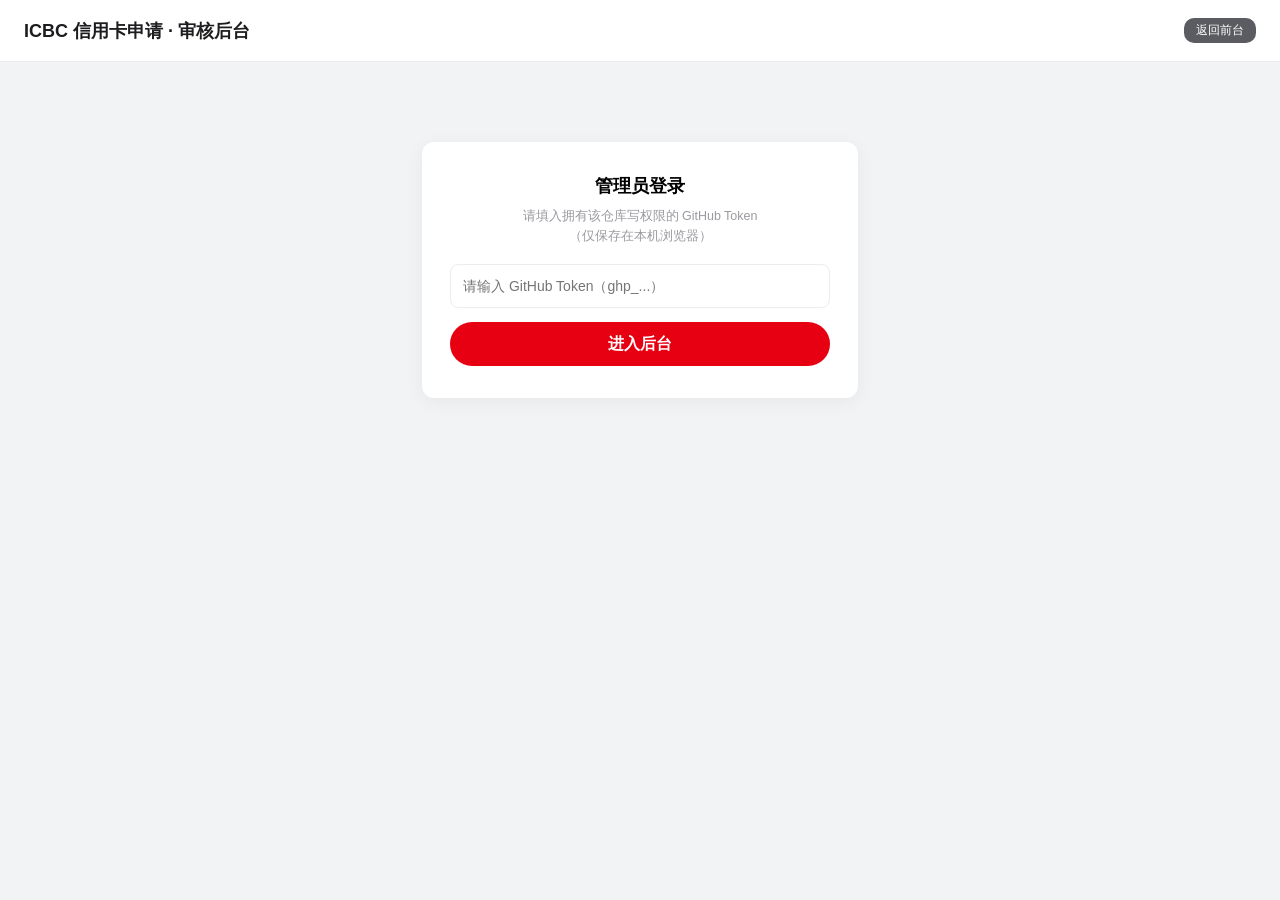
<file: admin.html>
<!DOCTYPE html>
<html lang="zh-CN">
<head>
  <meta charset="UTF-8" />
  <meta name="viewport" content="width=device-width, initial-scale=1.0" />
  <meta name="apple-mobile-web-app-capable" content="yes" />
  <meta name="apple-mobile-web-app-status-bar-style" content="black-translucent" />
  <meta name="mobile-web-app-capable" content="yes" />
  <meta name="theme-color" content="#e60012" />
  <meta http-equiv="Cache-Control" content="no-cache, no-store, must-revalidate" />
  <meta http-equiv="Pragma" content="no-cache" />
  <meta http-equiv="Expires" content="0" />
  <link rel="manifest" href="./manifest.webmanifest" />
  <link rel="icon" href="./icon-192.png" />
  <link rel="apple-touch-icon" href="./icon-192.png" />
  <title>ICBC 审核后台</title>
  <style>
    body { margin: 0; background: #f2f3f5; font-family: -apple-system, BlinkMacSystemFont, "PingFang SC", "Microsoft YaHei", sans-serif; }
    .admin-header { display: flex; align-items: center; justify-content: space-between; padding: 18px 24px; background: #fff; border-bottom: 1px solid #ececef; }
    .admin-header h1 { margin: 0; font-size: 18px; color: #1d1d1f; }
    .admin-back { background: #5b5b62; color: #fff; font-size: 12px; padding: 4px 12px; border-radius: 10px; text-decoration: none; }
    .admin-login { max-width: 380px; margin: 80px auto; background: #fff; border-radius: 12px; padding: 32px 28px; text-align: center; box-shadow: 0 4px 20px rgba(0,0,0,.05); }
    .admin-login h2 { font-size: 18px; margin: 0 0 8px; }
    .admin-hint { color: #9a9aa0; font-size: 12.5px; margin: 0 0 18px; line-height: 1.6; }
    .admin-hint code { background: #f0f0f3; padding: 1px 6px; border-radius: 4px; }
    .admin-login input { width: 100%; height: 44px; border: 1px solid #ececef; border-radius: 8px; padding: 0 12px; font-size: 14px; outline: none; margin-bottom: 14px; box-sizing: border-box; }
    .admin-login input:focus { border-color: #e60012; }
    .admin-login .btn-primary { width: 100%; height: 44px; border: none; border-radius: 22px; background: #e60012; color: #fff; font-size: 16px; font-weight: 600; cursor: pointer; }
    .admin-panel { max-width: 960px; margin: 0 auto; padding: 18px 16px 40px; }
    .admin-panel.hidden { display: none; }
    .admin-summary { display: flex; gap: 14px; flex-wrap: wrap; background: #fff; border-radius: 10px; padding: 14px 18px; margin-bottom: 14px; font-size: 13px; color: #6b6b70; }
    .admin-summary b { color: #1d1d1f; font-size: 16px; margin-left: 4px; }
    .admin-addbar { display: flex; gap: 10px; margin-bottom: 12px; }
    .admin-addbar input { flex: 1; height: 40px; border: 1px solid #ececef; border-radius: 8px; padding: 0 12px; font-size: 14px; outline: none; }
    .admin-addbar input:focus { border-color: #e60012; }
    .admin-addbar .btn-primary { padding: 0 16px; height: 40px; border: none; border-radius: 20px; background: #e60012; color: #fff; font-size: 14px; font-weight: 600; cursor: pointer; }
    .admin-toolbar { display: flex; gap: 10px; margin-bottom: 12px; flex-wrap: wrap; }
    .btn-ghost { padding: 0 16px; height: 36px; border: 1px solid #d4d4d8; border-radius: 18px; background: #fff; color: #6b6b70; font-size: 13px; cursor: pointer; }
    .btn-ghost:hover { background: #fff0f0; border-color: #e60012; color: #e60012; }
    .admin-list { display: flex; flex-direction: column; gap: 10px; }
    .empty { background: #fff; border-radius: 10px; padding: 40px; text-align: center; color: #9a9aa0; font-size: 14px; }
    .admin-item { background: #fff; border-radius: 10px; padding: 14px 16px; }
    .ai-row1 { display: flex; justify-content: space-between; align-items: center; }
    .ai-phone { font-size: 15px; font-weight: 600; color: #1d1d1f; }
    .ai-status { padding: 2px 10px; border-radius: 10px; font-size: 12px; }
    .ai-status.is-approved { background: #e6f7ed; color: #2bb673; }
    .ai-status.is-pending { background: #fff7e6; color: #f08800; }
    .ai-row2 { color: #6b6b70; font-size: 12.5px; margin-top: 6px; line-height: 1.6; }
    .ai-row3 { display: flex; gap: 8px; margin-top: 10px; flex-wrap: wrap; }
    .btn-mini { padding: 5px 12px; border-radius: 14px; font-size: 12px; border: 1px solid; cursor: pointer; background: #fff; }
    .btn-reject { color: #e60012; border-color: #e60012; }
    .admin-foot { color: #9a9aa0; font-size: 12px; margin-top: 18px; text-align: center; line-height: 1.6; }
    .admin-foot code { background: #f0f0f3; padding: 1px 6px; border-radius: 4px; }
    .toast { position: fixed; left: 50%; bottom: 90px; transform: translateX(-50%) translateY(20px); background: rgba(0,0,0,.82); color: #fff; padding: 10px 18px; border-radius: 20px; font-size: 13px; opacity: 0; pointer-events: none; transition: all .25s; z-index: 99; max-width: 80vw; }
    .toast.show { opacity: 1; transform: translateX(-50%) translateY(0); }
  </style>
</head>
<body>
  <div class="admin-header">
    <h1>ICBC 信用卡申请 · 审核后台</h1>
    <a href="index.html" class="admin-back">返回前台</a>
  </div>
  <div class="admin-login" id="admin-login">
    <h2>管理员登录</h2>
    <p class="admin-hint">请填入拥有该仓库写权限的 GitHub Token<br>（仅保存在本机浏览器）</p>
    <input type="password" id="admin-token" placeholder="请输入 GitHub Token（ghp_...）" />
    <button class="btn-primary" id="admin-login-btn">进入后台</button>
  </div>
  <div class="admin-panel hidden" id="admin-panel">
    <div class="admin-summary">
      <span>总工号：<b id="stat-total">0</b></span>
      <span>已申请：<b id="stat-applied">0</b></span>
    </div>
    <div class="admin-addbar">
      <input type="text" id="new-gonghao" placeholder="输入工号（4-20位数字）" maxlength="20" />
      <button class="btn-primary" id="admin-add">新增工号</button>
    </div>
    <div class="admin-toolbar">
      <button class="btn-ghost" id="admin-refresh">刷新</button>
      <button class="btn-ghost" id="admin-clear">清空全部</button>
      <button class="btn-ghost" id="admin-logout">退出</button>
    </div>
    <div class="admin-list" id="admin-list"></div>
    <p class="admin-foot">新增的工号可直接在前台登录；删除后无法登录。<br>数据存于 GitHub（<code>data/users.json</code>），多设备共享。</p>
  </div>
  <div class="toast" id="toast"></div>
  <script src="app-admin.js?v=26"></script>
</body>
</html>
</file>
